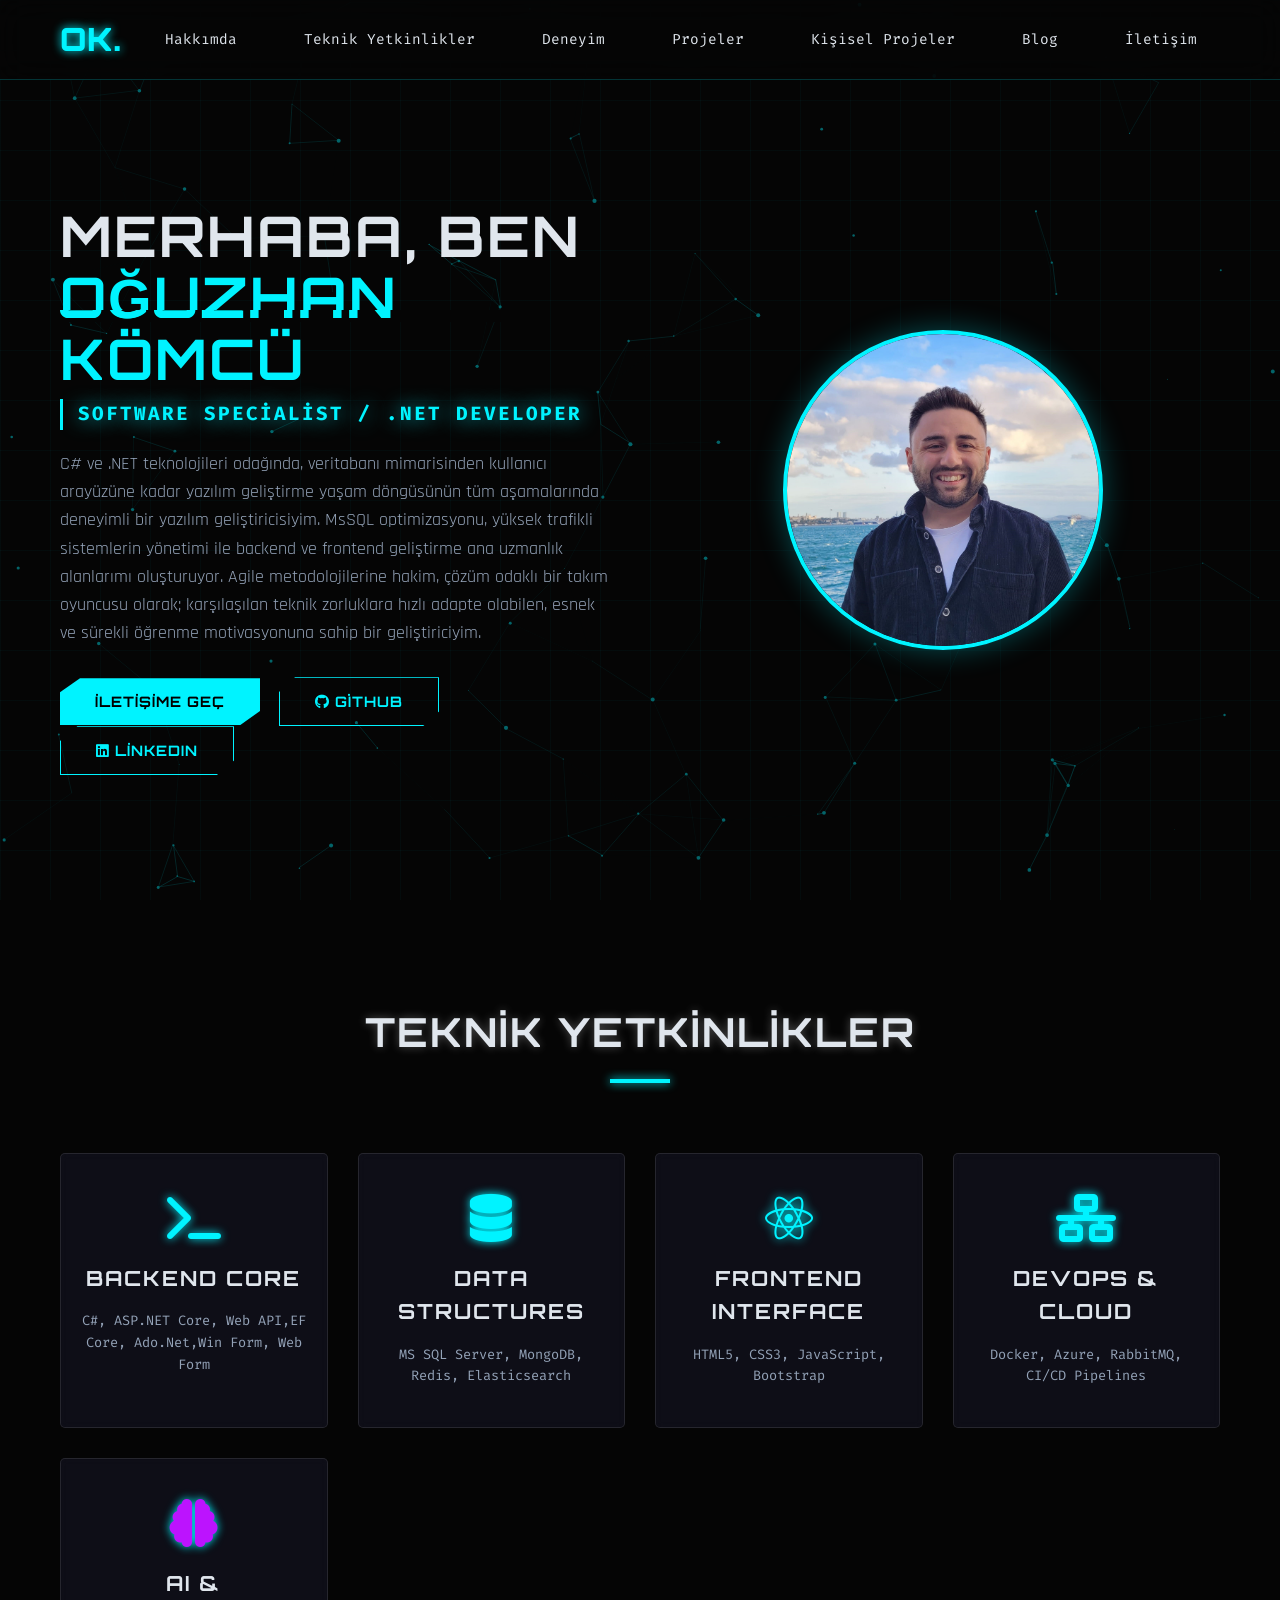
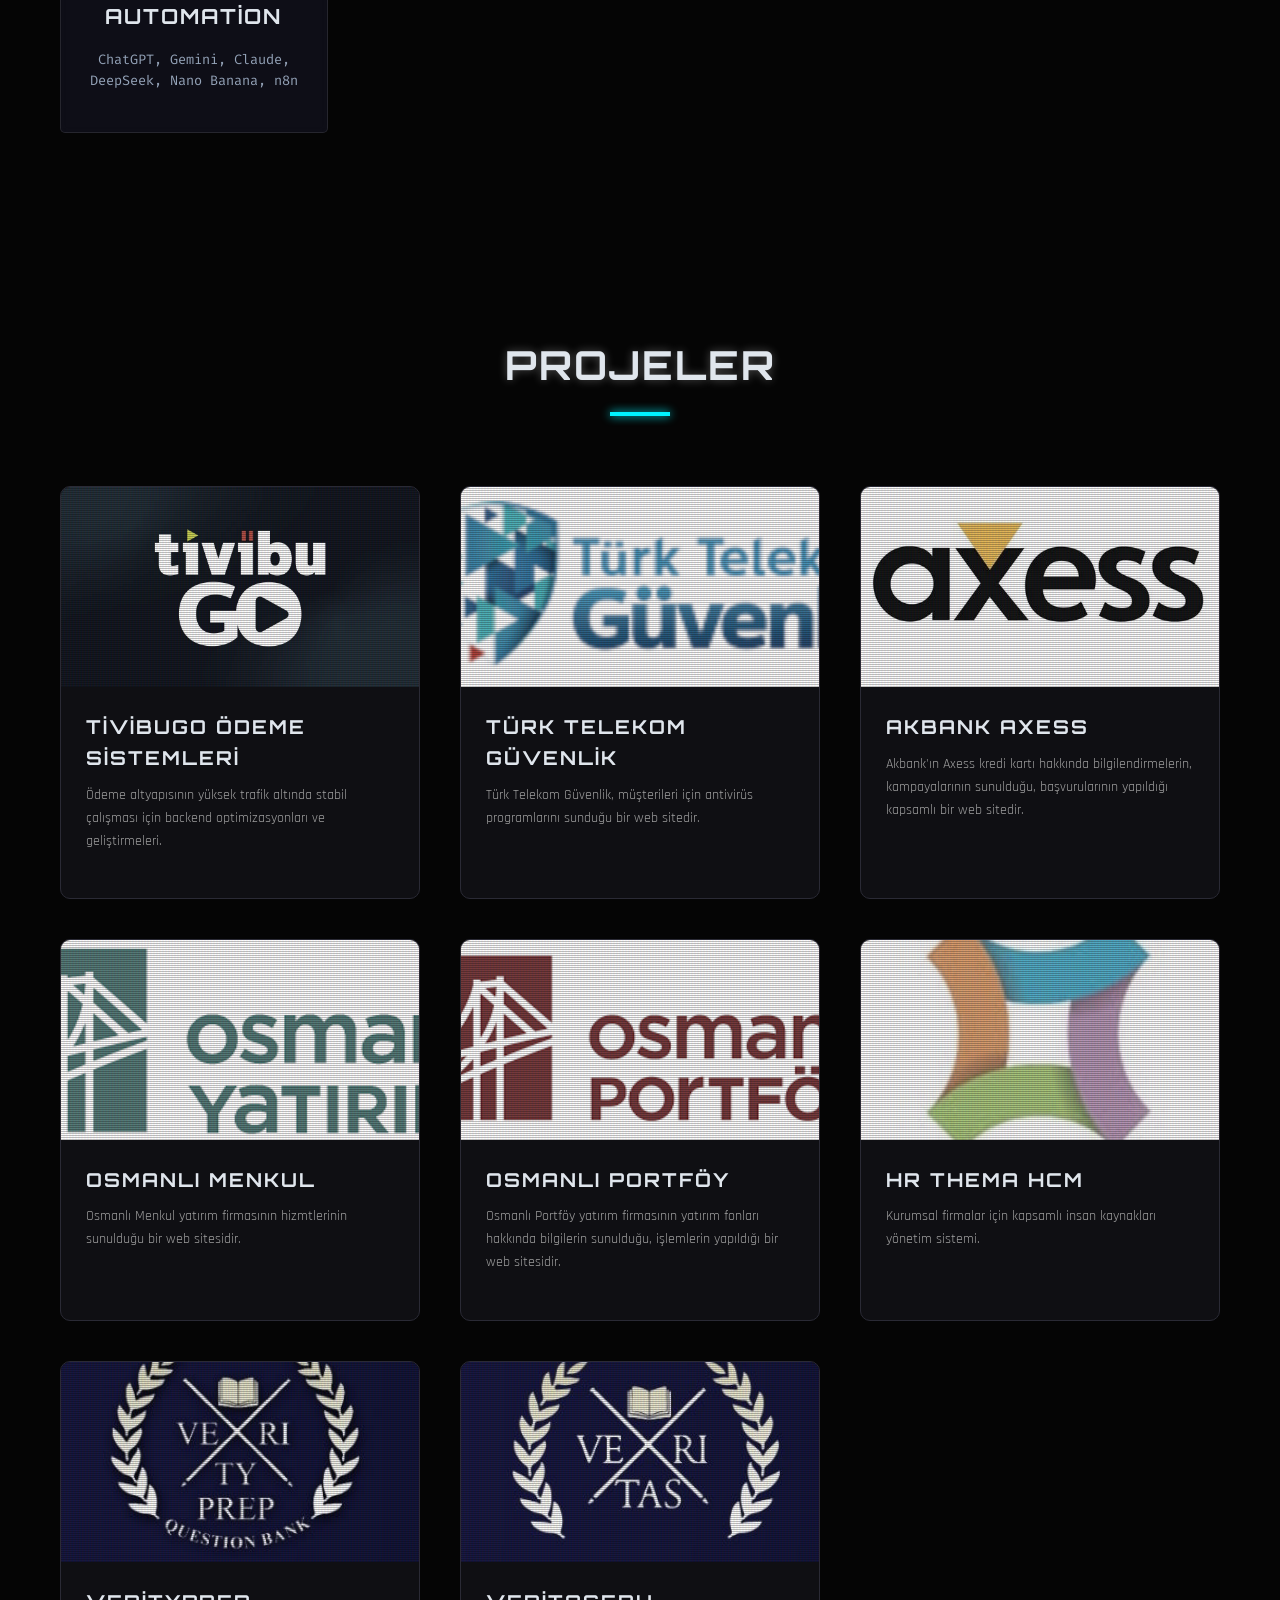
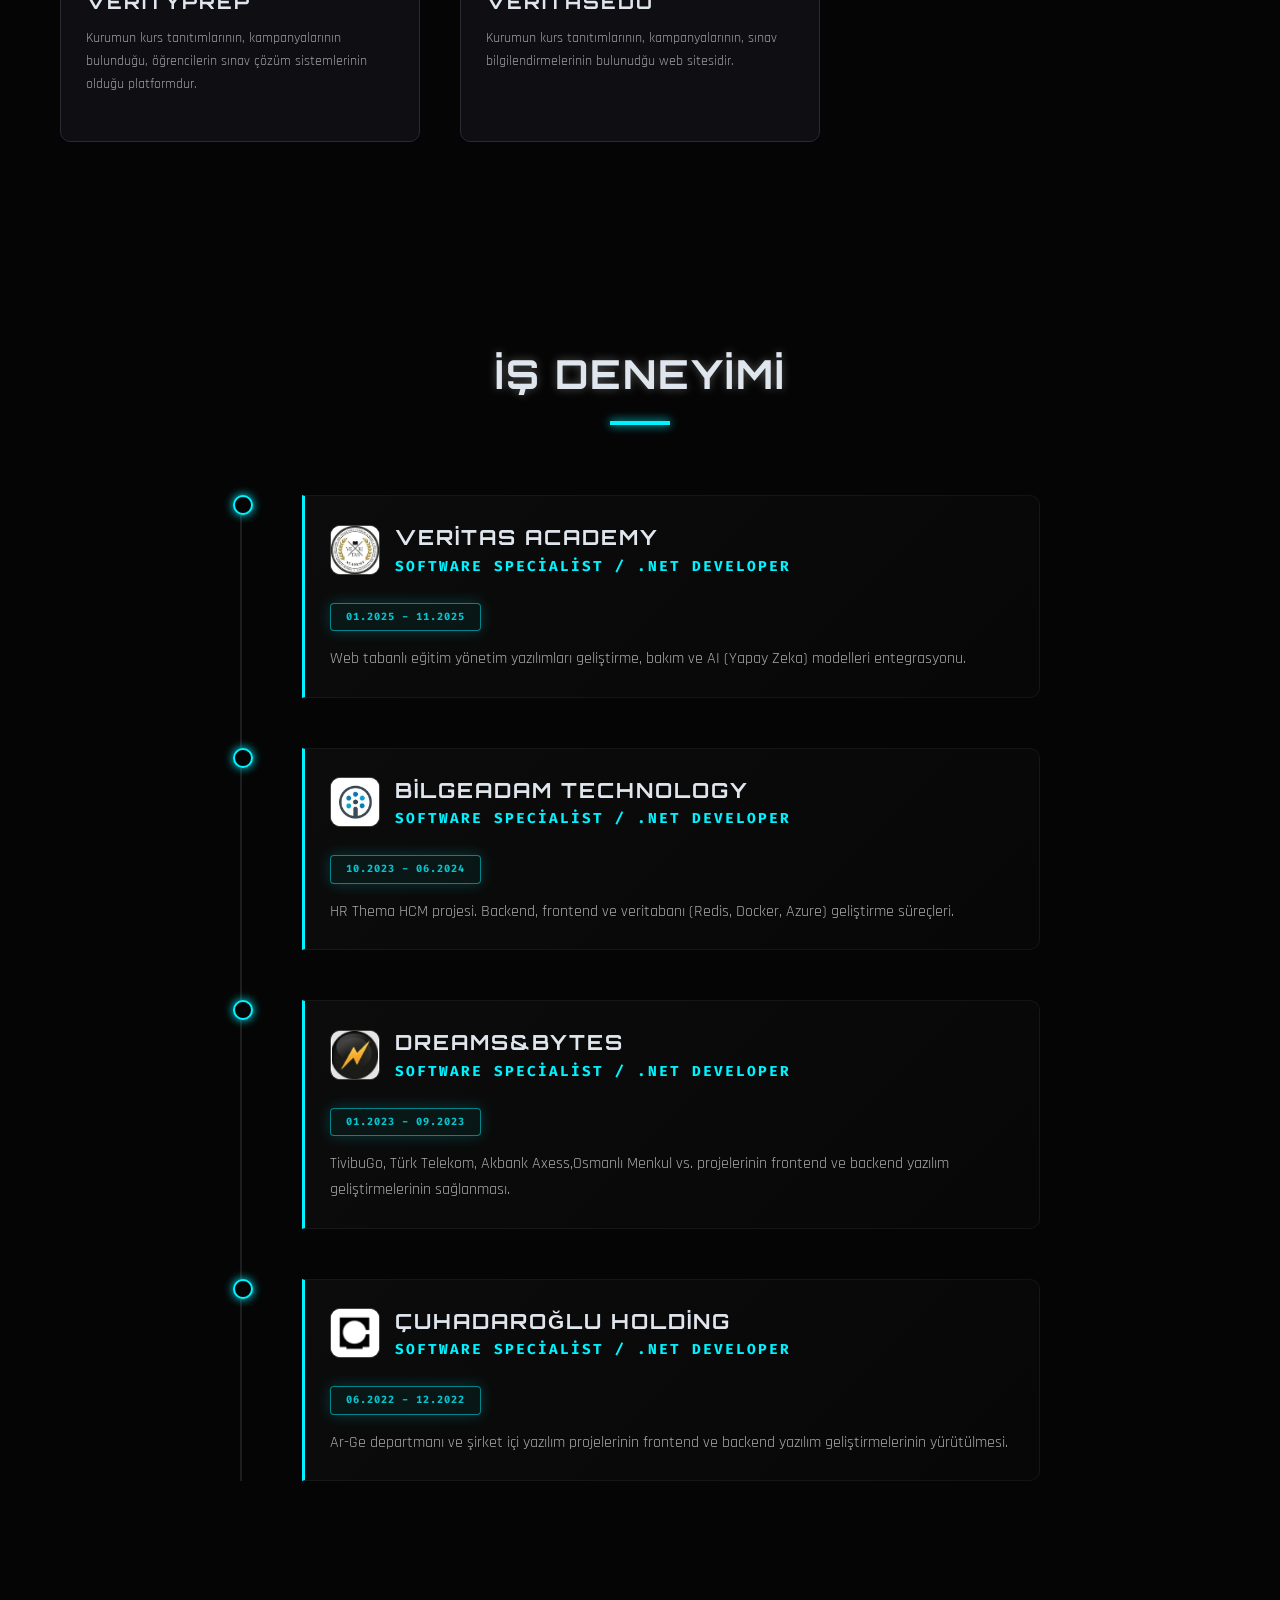
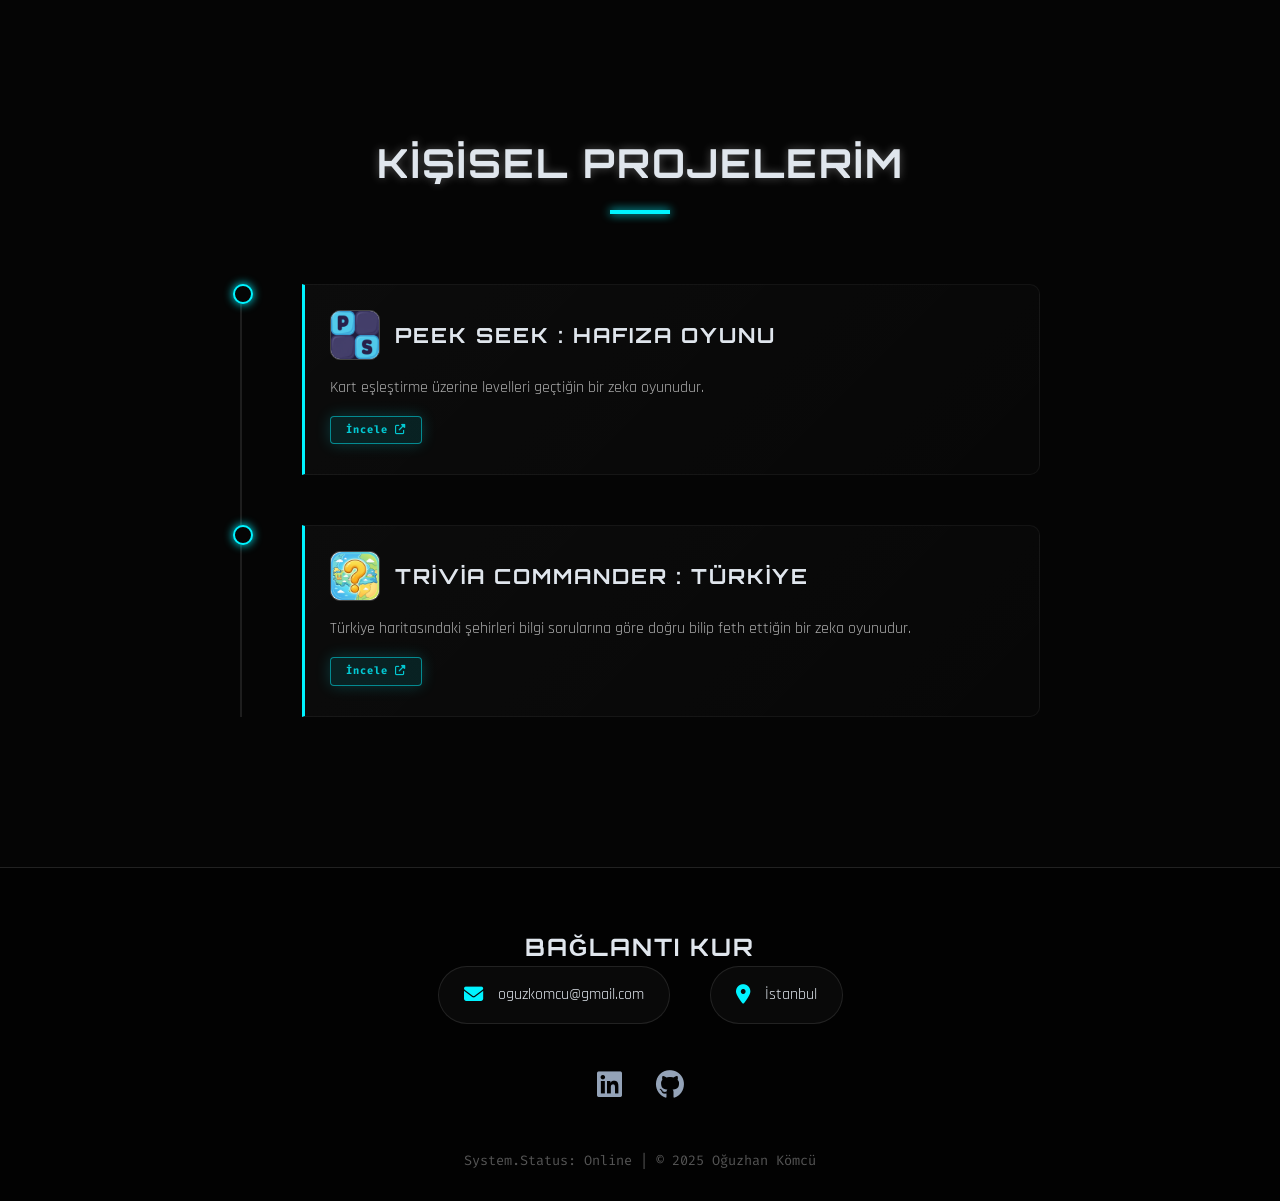
<file: index.html>
<!DOCTYPE html>
<html lang="tr">

<head>
    <meta charset="UTF-8">
    <meta name="viewport" content="width=device-width, initial-scale=1.0">
    <title>Oğuzhan Kömcü | .NET Developer</title>
    <meta name="description"
        content="Oğuzhan Kömcü - İstanbul'da C#, ASP.NET Core, EF Core ve MS SQL odağında çalışan .NET Developer. Projeler, iş deneyimi ve .NET üzerine blog yazıları.">
    <meta name="author" content="Oğuzhan Kömcü">
    <link rel="canonical" href="https://www.ogikom.com/">

    <meta property="og:type" content="profile">
    <meta property="og:site_name" content="Oğuzhan Kömcü">
    <meta property="og:locale" content="tr_TR">
    <meta property="og:title" content="Oğuzhan Kömcü | .NET Developer">
    <meta property="og:description"
        content="C#, ASP.NET Core, EF Core ve MS SQL odağında çalışan .NET Developer. Projeler, iş deneyimi ve blog yazıları.">
    <meta property="og:url" content="https://www.ogikom.com/">
    <meta property="og:image" content="https://www.ogikom.com/img/oguzhanpp.jpg">
    <meta name="twitter:card" content="summary">
    <meta name="twitter:title" content="Oğuzhan Kömcü | .NET Developer">
    <meta name="twitter:description"
        content="C#, ASP.NET Core, EF Core ve MS SQL odağında çalışan .NET Developer.">
    <meta name="twitter:image" content="https://www.ogikom.com/img/oguzhanpp.jpg">

    <script type="application/ld+json">
    {
        "@context": "https://schema.org",
        "@type": "Person",
        "name": "Oğuzhan Kömcü",
        "jobTitle": ".NET Developer",
        "url": "https://www.ogikom.com/",
        "image": "https://www.ogikom.com/img/oguzhanpp.jpg",
        "address": { "@type": "PostalAddress", "addressLocality": "İstanbul", "addressCountry": "TR" },
        "knowsAbout": ["C#", ".NET", "ASP.NET Core", "Entity Framework Core", "MS SQL Server"],
        "sameAs": [
            "https://github.com/oguzhanKomcu",
            "https://linkedin.com/in/oguzhankomcu1"
        ]
    }
    </script>

    <link rel="icon" href="img/favicon.ico">
    <link rel="stylesheet" href="https://cdnjs.cloudflare.com/ajax/libs/font-awesome/6.4.0/css/all.min.css">
    <link
        href="https://fonts.googleapis.com/css2?family=Fira+Code:wght@300;400;600&family=Orbitron:wght@400;500;700;900&family=Rajdhani:wght@300;500;700&display=swap"
        rel="stylesheet">

    <style>
        :root {
            --bg-dark: #050505;
            --bg-panel: rgba(20, 20, 35, 0.6);
            --neon-blue: #00f3ff;
            --text-main: #e0e6ed;
            --text-muted: #94a3b8;
            --border-glow: 0 0 10px rgba(0, 243, 255, 0.5);
            --transition: all 0.3s cubic-bezier(0.4, 0, 0.2, 1);
        }

        * {
            margin: 0;
            padding: 0;
            box-sizing: border-box;
            scroll-behavior: smooth;
        }

        body {
            background-color: var(--bg-dark);
            color: var(--text-main);
            font-family: 'Rajdhani', sans-serif;
            /* Fütüristik gövde fontu */
            line-height: 1.6;
            overflow-x: hidden;
        }

        /* Arkaplan Animasyonu için Canvas */
        #canvas-bg {
            position: fixed;
            top: 0;
            left: 0;
            width: 100%;
            height: 100%;
            z-index: -1;
            opacity: 0.4;
        }

        /* Scrollbar Özelleştirme */
        ::-webkit-scrollbar {
            width: 8px;
        }

        ::-webkit-scrollbar-track {
            background: #0a0a0a;
        }

        ::-webkit-scrollbar-thumb {
            background: var(--neon-blue);
            border-radius: 4px;
        }

        h1,
        h2,
        h3,
        h4 {
            font-family: 'Orbitron', sans-serif;
            text-transform: uppercase;
            letter-spacing: 2px;
        }

        a {
            text-decoration: none;
            color: inherit;
            transition: var(--transition);
        }

        ul {
            list-style: none;
        }

        .container {
            max-width: 1200px;
            margin: 0 auto;
            padding: 0 20px;
        }

        /* --- NAVBAR --- */
        .navbar {
            background: rgba(5, 5, 5, 0.8);
            backdrop-filter: blur(15px);
            border-bottom: 1px solid rgba(0, 243, 255, 0.2);
            position: fixed;
            width: 100%;
            top: 0;
            z-index: 1000;
            height: 80px;
            display: flex;
            align-items: center;
        }

        .navbar .container {
            display: flex;
            justify-content: space-between;
            align-items: center;
            width: 100%;
        }

        .logo {
            font-size: 2rem;
            font-weight: 900;
            color: var(--neon-blue);
            text-shadow: 0 0 10px var(--neon-blue);
            font-family: 'Orbitron', sans-serif;
        }

        .nav-links {
            display: flex;
        }

        .nav-links li {
            margin-left: 30px;
        }

        .nav-links a {
            font-family: 'Fira Code', monospace;
            font-size: 0.9rem;
            color: var(--text-main);
            position: relative;
        }

        .nav-links a::before {
            content: '<';
            margin-right: 5px;
            color: var(--neon-blue);
            opacity: 0;
            transition: var(--transition);
        }

        .nav-links a::after {
            content: '/>';
            margin-left: 5px;
            color: var(--neon-blue);
            opacity: 0;
            transition: var(--transition);
        }

        .nav-links a:hover {
            color: var(--neon-blue);
        }

        .nav-links a:hover::before,
        .nav-links a:hover::after {
            opacity: 1;
        }

        .hamburger {
            display: none;
            color: var(--neon-blue);
            font-size: 1.5rem;
            cursor: pointer;
        }

        /* --- HERO SECTION --- */
        .hero-section {
            height: 100vh;
            display: flex;
            align-items: center;
            padding-top: 80px;
            position: relative;
        }

        /* Yanıp sönen ızgara efekti */
        .hero-section::before {
            content: '';
            position: absolute;
            top: 0;
            left: 0;
            width: 100%;
            height: 100%;
            background:
                linear-gradient(rgba(0, 243, 255, 0.03) 1px, transparent 1px),
                linear-gradient(90deg, rgba(0, 243, 255, 0.03) 1px, transparent 1px);
            background-size: 50px 50px;
            z-index: -1;
        }

        .hero-content {
            display: flex;
            align-items: center;
            justify-content: space-between;
            width: 100%;
        }

        .hero-text {
            flex: 1;
            padding-right: 50px;
        }

        .hero-text h1 {
            font-size: 3.5rem;
            margin-bottom: 10px;
            line-height: 1.1;
            color: var(--white);
        }

        .hero-text .highlight {
            color: var(--neon-blue);
            position: relative;
            display: inline-block;
        }

        /* Glitch Effect */
        .glitch {
            position: relative;
        }

        .glitch::before,
        .glitch::after {
            content: attr(data-text);
            position: absolute;
            top: 0;
            left: 0;
            width: 100%;
            height: 100%;
            background: var(--bg-dark);
        }

        .glitch::before {
            left: 2px;
            text-shadow: -1px 0 #ff00c1;
            clip: rect(44px, 450px, 56px, 0);
            animation: glitch-anim 5s infinite linear alternate-reverse;
        }

        .glitch::after {
            left: -2px;
            text-shadow: -1px 0 #00fff9;
            clip: rect(44px, 450px, 56px, 0);
            animation: glitch-anim2 5s infinite linear alternate-reverse;
        }

        @keyframes glitch-anim {
            0% {
                clip: rect(18px, 9999px, 86px, 0);
            }

            5% {
                clip: rect(40px, 9999px, 12px, 0);
            }

            100% {
                clip: rect(4px, 9999px, 69px, 0);
            }
        }

        @keyframes glitch-anim2 {
            0% {
                clip: rect(82px, 9999px, 11px, 0);
            }

            5% {
                clip: rect(32px, 9999px, 56px, 0);
            }

            100% {
                clip: rect(10px, 9999px, 3px, 0);
            }
        }

        .hero-text h2 {
            font-family: 'Fira Code', monospace;
            font-size: 1.2rem;
            color: var(--neon-blue);
            margin-bottom: 20px;
            border-left: 3px solid var(--neon-blue);
            padding-left: 15px;
        }

        .hero-text p {
            font-size: 1.1rem;
            color: var(--text-muted);
            margin-bottom: 30px;
            max-width: 600px;
        }

        .hero-image {
            flex: 1;
            display: flex;
            justify-content: center;
            position: relative;
        }

        .hero-image img {
            width: 320px;
            height: 320px;
            object-fit: cover;
            border-radius: 50%;
            /* Daire */
            border: 4px solid var(--neon-blue);
            box-shadow: 0 0 30px rgba(0, 243, 255, 0.3);
            z-index: 2;
        }

        /* Profil arkasında dönen halka
        .hero-image::after {
            content: '';
            position: absolute;
            width: 360px;
            height: 360px;
            border-radius: 50%;
            border: 2px dashed var(--neon-blue);
            animation: rotate 10s linear infinite;
        }*/

        @keyframes rotate {
            100% {
                transform: rotate(360deg);
            }
        }

        /* Cyber Buttons */
        .btn {
            display: inline-block;
            padding: 12px 35px;
            font-family: 'Orbitron', sans-serif;
            font-size: 0.9rem;
            font-weight: 700;
            text-transform: uppercase;
            letter-spacing: 1px;
            clip-path: polygon(10% 0, 100% 0, 100% 70%, 90% 100%, 0 100%, 0 30%);
            transition: var(--transition);
            margin-right: 15px;
            cursor: pointer;
            position: relative;
        }

        .btn-primary {
            background: var(--neon-blue);
            color: #000;
        }

        .btn-primary:hover {
            background: var(--neon-blue);
            color: #fff;
            box-shadow: 0 0 20px var(--neon-blue);
        }

        .btn-outline {
            background: transparent;
            color: var(--neon-blue);
            border: 1px solid var(--neon-blue);
        }

        .btn-outline:hover {
            background: rgba(0, 243, 255, 0.1);
            box-shadow: 0 0 15px rgba(0, 243, 255, 0.4);
        }

        /* --- GENEL SECTION --- */
        .section {
            padding: 100px 0;
        }

        .section-title {
            text-align: center;
            font-size: 2.5rem;
            margin-bottom: 70px;
            color: var(--text-main);
            position: relative;
            text-shadow: 0 0 10px rgba(255, 255, 255, 0.3);
        }

        .section-title::after {
            content: '';
            display: block;
            width: 60px;
            height: 4px;
            background: var(--neon-blue);
            margin: 15px auto 0;
            box-shadow: 0 0 10px var(--neon-blue);
        }

        /* --- SKILLS (HOLOGRAPHIC CARDS) --- */
        .skills-grid {
            display: grid;
            grid-template-columns: repeat(auto-fit, minmax(240px, 1fr));
            gap: 30px;
        }

        .skill-card {
            background: var(--bg-panel);
            backdrop-filter: blur(5px);
            border: 1px solid rgba(255, 255, 255, 0.1);
            padding: 40px 20px;
            text-align: center;
            border-radius: 5px;
            position: relative;
            overflow: hidden;
            transition: var(--transition);
        }

        .skill-card::before {
            content: '';
            position: absolute;
            top: 0;
            left: 0;
            width: 100%;
            height: 3px;
            background: linear-gradient(90deg, transparent, var(--neon-blue), transparent);
            transform: translateX(-100%);
            transition: 0.5s;
        }

        .skill-card:hover {
            transform: translateY(-10px);
            border-color: var(--neon-blue);
            box-shadow: inset 0 0 20px rgba(0, 243, 255, 0.1);
        }

        .skill-card:hover::before {
            transform: translateX(100%);
        }

        .skill-card i {
            font-size: 3rem;
            color: var(--neon-blue);
            margin-bottom: 20px;
            filter: drop-shadow(0 0 5px var(--neon-blue));
        }

        .skill-card h3 {
            color: var(--text-main);
            font-size: 1.3rem;
            margin-bottom: 15px;
        }

        .skill-card p {
            font-family: 'Fira Code', monospace;
            font-size: 0.85rem;
            color: var(--text-muted);
        }

        /* --- PROJECTS (CYBERPUNK GRID) --- */
        .projects-grid {
            display: grid;
            grid-template-columns: repeat(auto-fit, minmax(320px, 1fr));
            gap: 40px;
        }

        .project-card {
            background: #0f0f13;
            border: 1px solid #2a2a35;
            border-radius: 10px;
            overflow: hidden;
            position: relative;
            transition: var(--transition);
        }

        .project-card:hover {
            border-color: var(--neon-blue);
            box-shadow: 0 0 20px rgba(188, 19, 254, 0.2);
            transform: scale(1.02);
        }

        .project-img {
            height: 200px;
            overflow: hidden;
            position: relative;
        }

        /* Resim üzerine tarama çizgisi efekti */
        .project-img::after {
            content: '';
            position: absolute;
            top: 0;
            left: 0;
            width: 100%;
            height: 100%;
            background: linear-gradient(rgba(18, 16, 16, 0) 50%, rgba(0, 0, 0, 0.25) 50%), linear-gradient(90deg, rgba(255, 0, 0, 0.06), rgba(0, 255, 0, 0.02), rgba(0, 0, 255, 0.06));
            background-size: 100% 2px, 3px 100%;
            pointer-events: none;
        }

        .project-img img {
            width: 100%;
            height: 100%;
            object-fit: cover;
            transition: transform 0.5s ease;
            filter: grayscale(40%);
        }

        .project-card:hover .project-img img {
            transform: scale(1.1);
            filter: grayscale(0%);
        }

        .project-info {
            padding: 25px;
        }

        .project-info h3 {
            color: var(--white);
            font-size: 1.2rem;
            margin-bottom: 10px;
        }

        .project-info p {
            color: #a0a0a0;
            font-size: 0.9rem;
            margin-bottom: 20px;
        }

        /* --- TIMELINE (CIRCUIT BOARD STYLE) --- */
        .timeline {
            max-width: 800px;
            margin: 0 auto;
            position: relative;
            padding-left: 30px;
            border-left: 2px solid rgba(255, 255, 255, 0.1);
        }

        .timeline-item {
            margin-bottom: 50px;
            position: relative;
            padding-left: 30px;
        }

        /* Timeline Noktaları */
        .timeline-item::before {
            content: '';
            position: absolute;
            left: -39px;
            /* Çizgiye hizalama */
            top: 0;
            width: 16px;
            height: 16px;
            background: var(--bg-dark);
            border: 2px solid var(--neon-blue);
            border-radius: 50%;
            box-shadow: 0 0 10px var(--neon-blue);
            z-index: 2;
        }

        .timeline-content {
            background: linear-gradient(135deg, rgba(255, 255, 255, 0.03) 0%, rgba(255, 255, 255, 0.01) 100%);
            padding: 25px;
            border: 1px solid rgba(255, 255, 255, 0.05);
            border-left: 3px solid var(--neon-blue);
            border-radius: 0 10px 10px 0;
            transition: var(--transition);
        }

        .timeline-content:hover {
            background: linear-gradient(135deg, rgba(0, 243, 255, 0.05) 0%, rgba(0, 0, 0, 0) 100%);
        }

        .timeline-header {
            display: flex;
            align-items: center;
            margin-bottom: 15px;
            flex-wrap: wrap;
            gap: 15px;
        }

        .company-logo {
            width: 50px;
            height: 50px;
            border-radius: 10px;
            overflow: hidden;
            border: 1px solid #444;
        }

        .company-logo img {
            width: 100%;
            height: 100%;
            object-fit: contain;
            background: #fff;
        }

        .timeline-title h3 {
            font-size: 1.3rem;
            color: var(--text-main);
        }

        .timeline-title h4 {
            font-family: 'Fira Code', monospace;
            font-size: 0.9rem;
            color: var(--neon-blue);
        }

        .date {
            font-size: 0.8rem;
            color: var(--neon-blue);
            border: 1px solid var(--neon-blue);
            padding: 2px 8px;
            border-radius: 4px;
            display: inline-block;
            margin-top: 5px;
        }

        /* --- CONTACT & FOOTER --- */
        footer {
            background: #020202;
            padding: 60px 0 30px;
            text-align: center;
            border-top: 1px solid #222;
        }

        .contact-container {
            display: flex;
            justify-content: center;
            gap: 40px;
            margin-bottom: 40px;
            flex-wrap: wrap;
        }

        .contact-item {
            display: flex;
            align-items: center;
            gap: 15px;
            background: rgba(255, 255, 255, 0.03);
            padding: 15px 25px;
            border-radius: 30px;
            border: 1px solid rgba(255, 255, 255, 0.1);
            transition: var(--transition);
        }

        .contact-item:hover {
            border-color: var(--neon-blue);
            box-shadow: 0 0 15px rgba(0, 243, 255, 0.2);
        }

        .contact-item i {
            color: var(--neon-blue);
            font-size: 1.2rem;
        }

        .social-footer a {
            color: var(--text-muted);
            font-size: 1.8rem;
            margin: 0 15px;
            transition: var(--transition);
        }

        .dateBox {
            font-size: 0.65rem;
            font-weight: 700;
            color: rgba(0, 243, 255, 0.8);
            border: 1px solid rgba(0, 243, 255, 0.5);
            background: rgba(0, 243, 255, 0.05);
            padding: 5px 15px;
            border-radius: 4px;
            display: inline-block;
            margin-top: 10px;
            margin-bottom: 5px;
            box-shadow: 0 0 15px rgba(0, 243, 255, 0.2);
            letter-spacing: 1px;
            font-family: 'Fira Code', monospace;
        }

        .social-footer a:hover {
            color: var(--neon-blue);
            text-shadow: 0 0 10px var(--neon-blue);
        }

        .copyright {
            color: #555;
            font-size: 0.85rem;
            margin-top: 40px;
            font-family: 'Fira Code', monospace;
        }

        /* --- RESPONSIVE --- */
        @media (max-width: 992px) {
            .hero-content {
                flex-direction: column-reverse;
                text-align: center;
            }

            .hero-text {
                padding-right: 0;
                margin-top: 40px;
            }

            .hero-text h1 {
                font-size: 2.5rem;
            }

            .hero-text h2 {
                display: inline-block;
            }
        }

        @media (max-width: 768px) {
            .nav-links {
                position: absolute;
                top: 80px;
                left: 0;
                width: 100%;
                background: rgba(5, 5, 5, 0.95);
                flex-direction: column;
                align-items: center;
                padding: 20px 0;
                clip-path: circle(0% at 100% 0);
                transition: clip-path 0.5s ease-in-out;
            }

            .nav-links.active {
                clip-path: circle(140% at 100% 0);
            }

            .nav-links li {
                margin: 15px 0;
            }

            .hamburger {
                display: block;
            }

            .timeline {
                padding-left: 20px;
            }

            .contact-container {
                flex-direction: column;
                gap: 15px;
            }
        }

        @media (max-width: 991px) {
            .hero-section {
                padding-top: 150px !important;
                padding-bottom: 50px !important;
                height: auto !important;
                min-height: auto !important;
                display: block !important;
            }

            .hero-content {
                display: flex !important;
                flex-direction: column-reverse !important;
                justify-content: flex-start !important;
                align-items: center !important;
                padding-top: 0 !important;
            }

            .hero-image {
                width: 100%;
                display: flex;
                justify-content: center;
                margin-bottom: 30px;
                margin-top: 10px;
            }

            .hero-image img {
                max-width: 200px;
                height: auto;
                border-radius: 50%;
            }

            .hero-text {
                width: 100%;
                text-align: center;
            }

            .hero-btns {
                justify-content: center;
            }
        }
    </style>
</head>

<body>

    <canvas id="canvas-bg"></canvas>

    <nav class="navbar">
        <div class="container">
            <a href="#" class="logo">OK<span style="color:var(--white)">.</span></a>

            <div class="hamburger" id="hamburger">
                <i class="fas fa-bars"></i>
            </div>

            <ul class="nav-links" id="nav-links">
                <li><a href="#about">Hakkımda</a></li>
                <li><a href="#skills">Teknik Yetkinlikler</a></li>
                <li><a href="#experience">Deneyim</a></li>
                <li><a href="#projects">Projeler</a></li>
                <li><a href="#personal-projects">Kişisel Projeler</a></li>
                <li><a href="blog.html">Blog</a></li>
                <li><a href="#contact">İletişim</a></li>
            </ul>
        </div>
    </nav>

    <section id="about" class="hero-section">
        <div class="container hero-content">
            <div class="hero-text">
                <h1>Merhaba, Ben <br><span class="highlight glitch" data-text="Oğuzhan Kömcü">Oğuzhan Kömcü</span></h1>
                <h2>
                    <span style="color: #00f3ff; text-shadow: 0 0 20px rgba(0, 243, 255, 0.8);">Software Specialist /
                        .NET Developer</span>
                </h2>
                <p> C# ve .NET teknolojileri odağında, veritabanı mimarisinden kullanıcı arayüzüne kadar
                    yazılım geliştirme yaşam döngüsünün tüm aşamalarında deneyimli bir yazılım geliştiricisiyim.
                    MsSQL optimizasyonu, yüksek trafikli sistemlerin yönetimi ile backend ve frontend geliştirme ana
                    uzmanlık alanlarımı oluşturuyor.
                    Agile metodolojilerine hakim, çözüm odaklı bir takım oyuncusu olarak; karşılaşılan teknik zorluklara
                    hızlı adapte olabilen,
                    esnek ve sürekli öğrenme motivasyonuna sahip bir geliştiriciyim.</p>
                <div class="hero-btns">
                    <a href="#contact" class="btn btn-primary">İletişime Geç</a>
                    <a href="https://github.com/oguzhanKomcu" target="_blank" class="btn btn-outline"><i
                            class="fab fa-github"></i> GitHub</a>
                    <a href="https://linkedin.com/in/oguzhankomcu1" target="_blank" class="btn btn-outline"><i
                            class="fab fa-linkedin"></i> LinkedIn</a>
                </div>
            </div>
            <div class="hero-image">
                <img src="img/oguzhanpp.jpg" alt="Oğuzhan Kömcü">
            </div>
        </div>
    </section>

    <section id="skills" class="section">
        <div class="container">
            <h2 class="section-title">Teknik Yetkinlikler</h2>
            <div class="skills-grid">

                <div class="skill-card">
                    <i class="fas fa-terminal"></i>
                    <h3>Backend Core</h3>
                    <p>C#, ASP.NET Core, Web API,EF Core, Ado.Net,Win Form, Web Form </p>
                </div>

                <div class="skill-card">
                    <i class="fas fa-database"></i>
                    <h3>Data Structures</h3>
                    <p>MS SQL Server, MongoDB, Redis, Elasticsearch</p>
                </div>

                <div class="skill-card">
                    <i class="fab fa-react"></i>
                    <h3>Frontend Interface</h3>
                    <p>HTML5, CSS3, JavaScript, Bootstrap</p>
                </div>

                <div class="skill-card">
                    <i class="fas fa-network-wired"></i>
                    <h3>DevOps & Cloud</h3>
                    <p>Docker, Azure, RabbitMQ, CI/CD Pipelines</p>
                </div>

                <div class="skill-card">
                    <i class="fas fa-brain" style="color: #bc13fe;"></i>
                    <h3>AI & Automation</h3>
                    <p>ChatGPT, Gemini, Claude, DeepSeek, Nano Banana, n8n</p>
                </div>

            </div>
        </div>
    </section>
    <section id="projects" class="section">
        <div class="container">
            <h2 class="section-title">Projeler</h2>
            <div class="projects-grid">

                <div class="project-card">
                    <a href="https://odeme.tivibu.com.tr/">
                        <div class="project-img">
                            <img src="img/tivibugo.jpg" alt="TivibuGo Ödeme">
                        </div>
                        <div class="project-info">
                            <h3>TivibuGo Ödeme Sistemleri</h3>
                            <p>Ödeme altyapısının yüksek trafik altında stabil çalışması için backend optimizasyonları
                                ve geliştirmeleri.</p>
                        </div>
                    </a>
                </div>
                <div class="project-card">
                    <a href="https://www.turktelekomguvenlik.com/">
                        <div class="project-img">
                            <img src="img/turktelekomguvenlik.jpg" alt="Türk Telekom Güvenlik">
                        </div>
                        <div class="project-info">
                            <h3>Türk Telekom Güvenlik</h3>
                            <p>Türk Telekom Güvenlik, müşterileri için antivirüs programlarını sunduğu bir web sitedir.
                            </p>
                        </div>
                    </a>
                </div>
                <div class="project-card">
                    <a href="https://www.axess.com.tr/">
                        <div class="project-img">
                            <img src="img/axess.jpg" alt="Akbank Axess">
                        </div>
                        <div class="project-info">
                            <h3>Akbank Axess</h3>
                            <p>Akbank'ın Axess kredi kartı hakkında bilgilendirmelerin, kampayalarının sunulduğu,
                                başvurularının yapıldığı kapsamlı bir web sitedir.</p>
                        </div>
                    </a>
                </div>
                <div class="project-card">
                    <a href="https://www.osmanlimenkul.com.tr/">
                        <div class="project-img">
                            <img src="img/osmanlıyatırım.jpg" alt="Osmanlı Menkul">
                        </div>
                        <div class="project-info">
                            <h3>Osmanlı Menkul</h3>
                            <p>Osmanlı Menkul yatırım firmasının hizmtlerinin sunulduğu bir web sitesidir.</p>
                        </div>
                    </a>
                </div>
                <div class="project-card">
                    <a href="https://www.osmanliportfoy.com.tr/">
                        <div class="project-img">
                            <img src="img/osmanliportfoy.jpg" alt="Osmanlı Portföy">
                        </div>
                        <div class="project-info">
                            <h3>Osmanlı Portföy</h3>
                            <p>Osmanlı Portföy yatırım firmasının yatırım fonları hakkında bilgilerin sunulduğu,
                                işlemlerin yapıldığı bir web sitesidir.</p>
                        </div>
                    </a>
                </div>

                <div class="project-card">
                    <a href="https://www.hrthema.com/">
                        <div class="project-img">
                            <img src="img/hrthema.jpg" alt="HR Thema Project">
                        </div>
                        <div class="project-info">
                            <h3>HR Thema HCM</h3>
                            <p>Kurumsal firmalar için kapsamlı insan kaynakları yönetim sistemi.</p>
                        </div>
                    </a>
                </div>

                <div class="project-card">
                    <a href="https://verityprep.com/">
                        <div class="project-img">
                            <img src="img/verityprep.jpg" alt="Verityprep">
                        </div>
                        <div class="project-info">
                            <h3>Verityprep</h3>
                            <p>Kurumun kurs tanıtımlarının, kampanyalarının bulunduğu, öğrencilerin sınav çözüm
                                sistemlerinin olduğu platformdur.</p>
                        </div>
                    </a>
                </div>
                <div class="project-card">
                    <a href="https://www.veritasedu.net/">
                        <div class="project-img">
                            <img src="img/veritasedu.jpg" alt="Veritasedu">
                        </div>
                        <div class="project-info">
                            <h3>Veritasedu</h3>
                            <p>Kurumun kurs tanıtımlarının, kampanyalarının, sınav bilgilendirmelerinin bulunudğu web
                                sitesidir.</p>
                        </div>
                    </a>
                </div>

            </div>
        </div>
    </section>
    <section id="experience" class="section">
        <div class="container">
            <h2 class="section-title">İş Deneyimi</h2>
            <div class="timeline">

                <div class="timeline-item">
                    <div class="timeline-content">
                        <div class="timeline-header">
                            <div class="company-logo"><img src="img/veritasLogo.jpg" alt="Veritas"></div>
                            <div class="timeline-title">
                                <h3>Veritas Academy</h3>
                                <h4>Software Specialist / .NET Developer</h4>
                            </div>
                        </div>
                        <span class="dateBox">01.2025 - 11.2025</span>
                        <p style="margin-top:10px; color:#aaa;">Web tabanlı eğitim yönetim yazılımları geliştirme, bakım
                            ve AI (Yapay Zeka) modelleri entegrasyonu.</p>
                    </div>
                </div>

                <div class="timeline-item">
                    <div class="timeline-content">
                        <div class="timeline-header">
                            <div class="company-logo"><img src="img/bilgeadam.jpg" alt="BilgeAdam"></div>
                            <div class="timeline-title">
                                <h3>BilgeAdam Technology</h3>
                                <h4>Software Specialist / .NET Developer</h4>
                            </div>
                        </div>
                        <span class="dateBox">10.2023 - 06.2024</span>
                        <p style="margin-top:10px; color:#aaa;">HR Thema HCM projesi. Backend, frontend ve veritabanı
                            (Redis, Docker, Azure) geliştirme süreçleri.</p>
                    </div>
                </div>

                <div class="timeline-item">
                    <div class="timeline-content">
                        <div class="timeline-header">
                            <div class="company-logo"><img src="img/dblogo.jpg" alt="DreamsBytes"></div>
                            <div class="timeline-title">
                                <h3>Dreams&Bytes</h3>
                                <h4>Software Specialist / .NET Developer</h4>
                            </div>
                        </div>
                        <span class="dateBox">01.2023 - 09.2023</span>
                        <p style="margin-top:10px; color:#aaa;">TivibuGo, Türk Telekom, Akbank Axess,Osmanlı Menkul vs.
                            projelerinin frontend ve backend yazılım geliştirmelerinin sağlanması.</p>
                    </div>
                </div>

                <div class="timeline-item">
                    <div class="timeline-content">
                        <div class="timeline-header">
                            <div class="company-logo"><img src="img/cuhadaroglu_metal_logo.jpg" alt="Çuhadaroğlu"></div>
                            <div class="timeline-title">
                                <h3>Çuhadaroğlu Holding</h3>
                                <h4>Software Specialist / .NET Developer</h4>
                            </div>
                        </div>
                        <span class="dateBox">06.2022 - 12.2022</span>
                        <p style="margin-top:10px; color:#aaa;">Ar-Ge departmanı ve şirket içi yazılım projelerinin
                            frontend ve backend yazılım geliştirmelerinin yürütülmesi.</p>
                    </div>
                </div>
            </div>
    </section>
    <section id="personal-projects" class="section">
        <div class="container">
            <h2 class="section-title">Kişisel Projelerim</h2>
            <div class="timeline">

                <div class="timeline-item">
                    <div class="timeline-content">
                        <div class="timeline-header">
                            <div class="company-logo"><img src="img/peekseek.png" alt="Peek Seek"></div>
                            <div class="timeline-title">
                                <h3>Peek Seek : Hafıza Oyunu</h3>
                            </div>
                        </div>
                        <p style="margin-top:10px; color:#aaa;">Kart eşleştirme üzerine levelleri geçtiğin bir zeka
                            oyunudur.</p>
                        <a href="https://play.google.com/store/apps/details?id=com.ogikom.peekseek" target="_blank"
                            class="dateBox"
                            style="background: rgba(0, 243, 255, 0.1); margin-top:15px; text-decoration: none;">İncele
                            <i class="fas fa-external-link-alt"></i></a>
                    </div>
                </div>

                <div class="timeline-item">
                    <div class="timeline-content">
                        <div class="timeline-header">
                            <div class="company-logo"><img src="img/triviaCommender.png" alt="Trivia Commander"></div>
                            <div class="timeline-title">
                                <h3>Trivia Commander : Türkiye</h3>
                            </div>
                        </div>
                        <p style="margin-top:10px; color:#aaa;">Türkiye haritasındaki şehirleri bilgi sorularına göre
                            doğru bilip feth ettiğin bir zeka oyunudur.</p>
                        <a href="https://play.google.com/store/apps/details?id=com.ogikom.triviacommanderturkiye"
                            target="_blank" class="dateBox"
                            style="background: rgba(0, 243, 255, 0.1); margin-top:15px; text-decoration: none;">İncele
                            <i class="fas fa-external-link-alt"></i></a>
                    </div>
                </div>

            </div>
        </div>
    </section>
    <footer id="contact">
        <div class="container">
            <h2>Bağlantı Kur</h2>
            <div class="contact-container">
                <div class="contact-item">
                    <i class="fas fa-envelope"></i>
                    <a href="mailto:oguzkomcu@gmail.com">oguzkomcu@gmail.com</a>
                </div>
                <div class="contact-item">
                    <i class="fas fa-map-marker-alt"></i>
                    <span>İstanbul</span>
                </div>
            </div>

            <div class="social-footer">
                <a href="https://linkedin.com/in/oguzhankomcu1" target="_blank"><i class="fab fa-linkedin"></i></a>
                <a href="https://github.com/oguzhanKomcu" target="_blank"><i class="fab fa-github"></i></a>
            </div>

            <p class="copyright">System.Status: Online | &copy; 2025 Oğuzhan Kömcü</p>
        </div>
    </footer>

    <script>
        // --- MOBİL MENÜ ---
        const hamburger = document.getElementById('hamburger');
        const navLinks = document.getElementById('nav-links');

        hamburger.addEventListener('click', () => {
            navLinks.classList.toggle('active');
            const icon = hamburger.querySelector('i');
            if (navLinks.classList.contains('active')) {
                icon.classList.remove('fa-bars');
                icon.classList.add('fa-times');
            } else {
                icon.classList.remove('fa-times');
                icon.classList.add('fa-bars');
            }
        });

        // Link tıklanınca menü kapa
        document.querySelectorAll('.nav-links a').forEach(item => {
            item.addEventListener('click', () => {
                navLinks.classList.remove('active');
                hamburger.querySelector('i').classList.remove('fa-times');
                hamburger.querySelector('i').classList.add('fa-bars');
            });
        });

        // --- CANVAS PARTICLE ANİMASYONU ---
        const canvas = document.getElementById('canvas-bg');
        const ctx = canvas.getContext('2d');

        let particlesArray;

        // Canvas Boyutlandırma
        canvas.width = window.innerWidth;
        canvas.height = window.innerHeight;

        window.addEventListener('resize', () => {
            canvas.width = window.innerWidth;
            canvas.height = window.innerHeight;
            init();
        });

        // Particle Sınıfı..
        class Particle {
            constructor() {
                this.x = Math.random() * canvas.width;
                this.y = Math.random() * canvas.height;
                this.size = Math.random() * 2 + 0.1; // Boyut
                this.speedX = (Math.random() * 1.5 - 0.75); // X Hızı
                this.speedY = (Math.random() * 1.5 - 0.75); // Y Hızı
            }
            update() {
                this.x += this.speedX;
                this.y += this.speedY;

                // Kenarlardan sekme
                if (this.x > canvas.width || this.x < 0) this.speedX = -this.speedX;
                if (this.y > canvas.height || this.y < 0) this.speedY = -this.speedY;
            }
            draw() {
                ctx.fillStyle = '#00f3ff'; // Neon Mavi
                ctx.beginPath();
                ctx.arc(this.x, this.y, this.size, 0, Math.PI * 2);
                ctx.fill();
            }
        }

        function init() {
            particlesArray = [];
            let numberOfParticles = (canvas.height * canvas.width) / 9000;
            for (let i = 0; i < numberOfParticles; i++) {
                particlesArray.push(new Particle());
            }
        }

        function animate() {
            ctx.clearRect(0, 0, canvas.width, canvas.height);
            for (let i = 0; i < particlesArray.length; i++) {
                particlesArray[i].update();
                particlesArray[i].draw();

                // Parçacıkları birbirine bağlayan çizgiler
                for (let j = i; j < particlesArray.length; j++) {
                    const dx = particlesArray[i].x - particlesArray[j].x;
                    const dy = particlesArray[i].y - particlesArray[j].y;
                    const distance = Math.sqrt(dx * dx + dy * dy);

                    if (distance < 100) {
                        ctx.beginPath();
                        ctx.strokeStyle = `rgba(0, 243, 255, ${1 - distance / 100})`;
                        ctx.lineWidth = 0.5;
                        ctx.moveTo(particlesArray[i].x, particlesArray[i].y);
                        ctx.lineTo(particlesArray[j].x, particlesArray[j].y);
                        ctx.stroke();
                    }
                }
            }
            requestAnimationFrame(animate);
        }

        init();
        animate();
    </script>
</body>

</html>
</file>
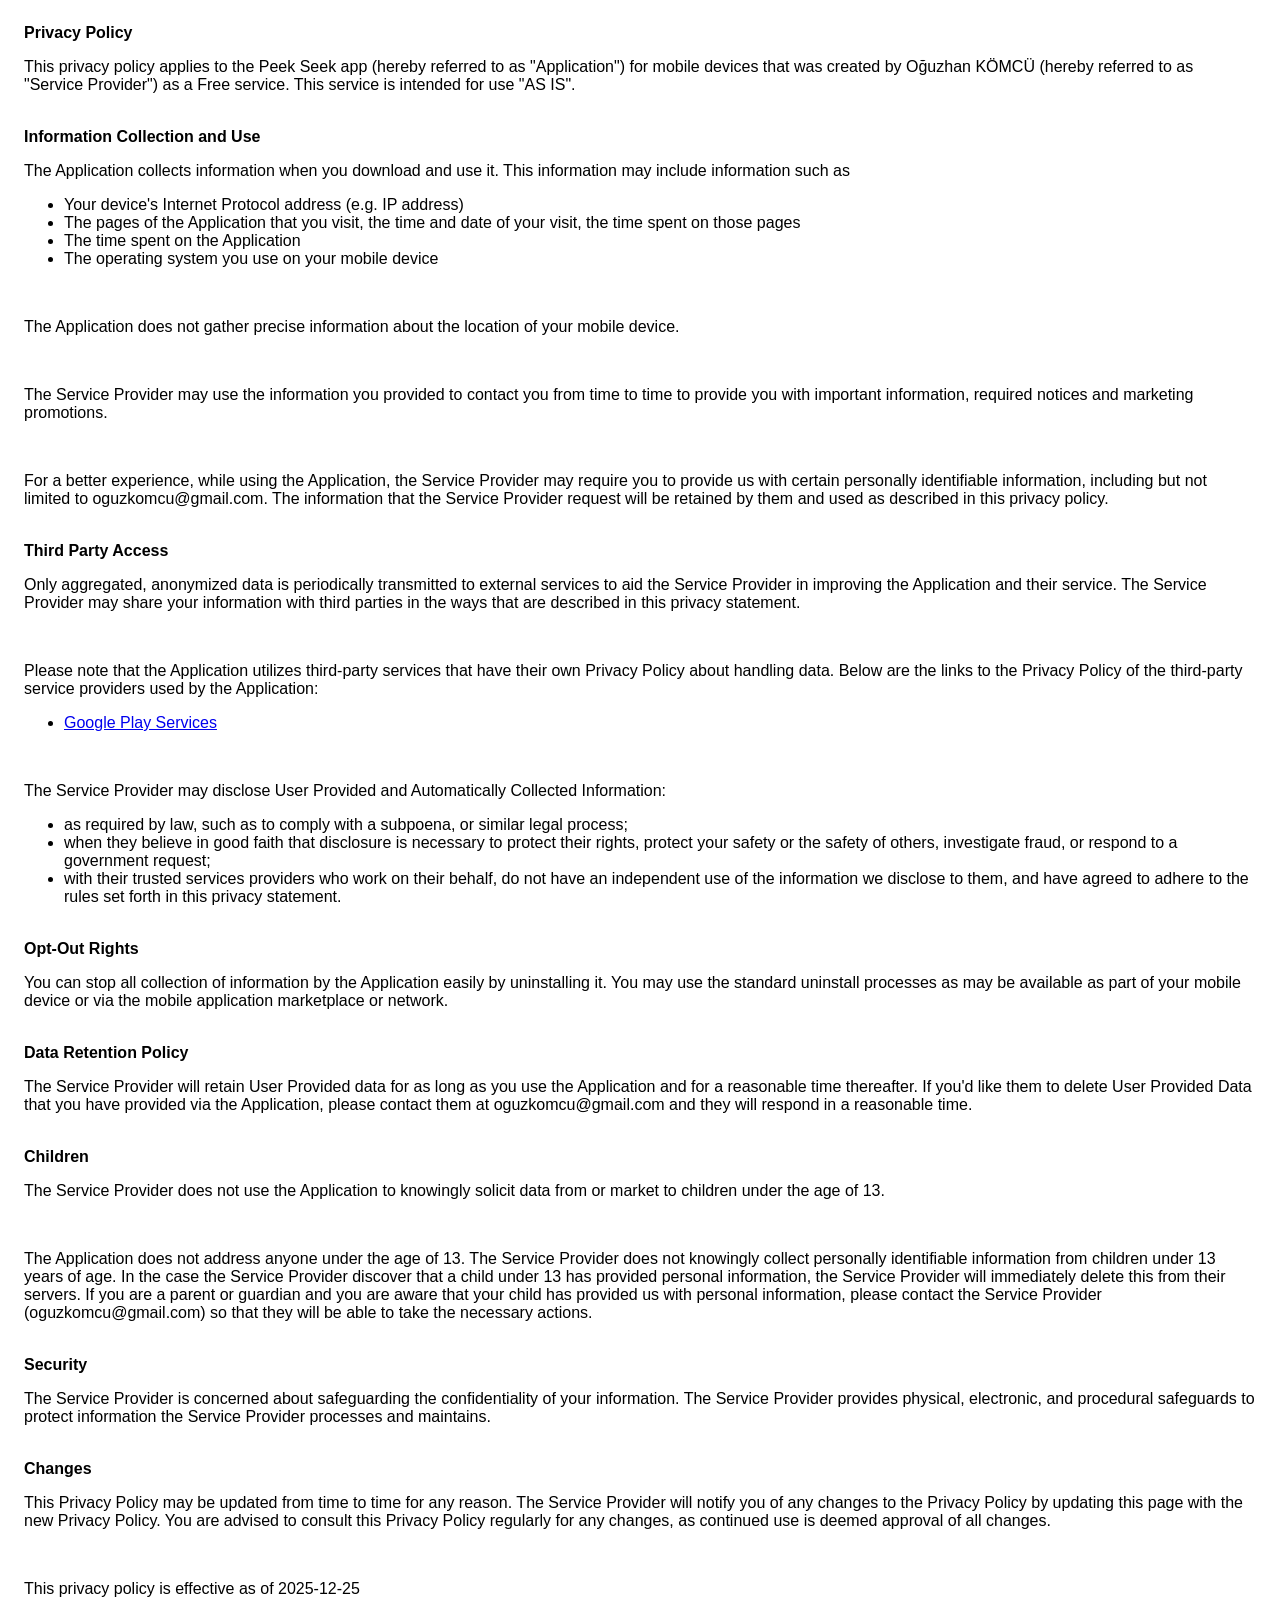
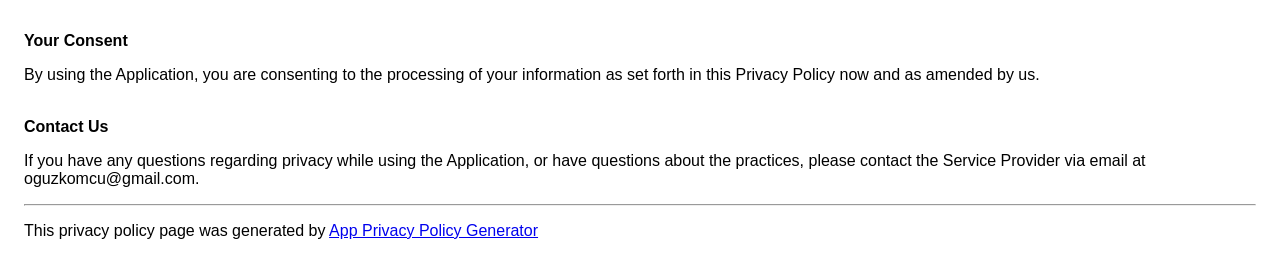
<file: privacy.html>
<!DOCTYPE html>
<html>

<head>
    <meta charset='utf-8'>
    <meta name='viewport' content='width=device-width'>
    <title>Privacy Policy</title>
    <style>
        body {
            font-family: 'Helvetica Neue', Helvetica, Arial, sans-serif;
            padding: 1em;
        }
    </style>
</head>

<body>
    <strong>Privacy Policy</strong>
    <p>This privacy policy applies to the Peek Seek app (hereby referred to as "Application") for mobile devices that
        was created by Oğuzhan KÖMCÜ (hereby referred to as "Service Provider") as a Free service. This service is
        intended for use "AS IS".</p><br><strong>Information Collection and Use</strong>
    <p>The Application collects information when you download and use it. This information may include information such
        as </p>
    <ul>
        <li>Your device's Internet Protocol address (e.g. IP address)</li>
        <li>The pages of the Application that you visit, the time and date of your visit, the time spent on those pages
        </li>
        <li>The time spent on the Application</li>
        <li>The operating system you use on your mobile device</li>
    </ul>
    <p></p><br>
    <p>The Application does not gather precise information about the location of your mobile device.</p>
    <div style="display: none;">
        <p>The Application collects your device's location, which helps the Service Provider determine your approximate
            geographical location and make use of in below ways:</p>
        <ul>
            <li>Geolocation Services: The Service Provider utilizes location data to provide features such as
                personalized content, relevant recommendations, and location-based services.</li>
            <li>Analytics and Improvements: Aggregated and anonymized location data helps the Service Provider to
                analyze user behavior, identify trends, and improve the overall performance and functionality of the
                Application.</li>
            <li>Third-Party Services: Periodically, the Service Provider may transmit anonymized location data to
                external services. These services assist them in enhancing the Application and optimizing their
                offerings.</li>
        </ul>
    </div><br>
    <p>The Service Provider may use the information you provided to contact you from time to time to provide you with
        important information, required notices and marketing promotions.</p><br>
    <p>For a better experience, while using the Application, the Service Provider may require you to provide us with
        certain personally identifiable information, including but not limited to oguzkomcu@gmail.com. The information
        that the Service Provider request will be retained by them and used as described in this privacy policy.</p>
    <br><strong>Third Party Access</strong>
    <p>Only aggregated, anonymized data is periodically transmitted to external services to aid the Service Provider in
        improving the Application and their service. The Service Provider may share your information with third parties
        in the ways that are described in this privacy statement.</p>
    <div><br>
        <p>Please note that the Application utilizes third-party services that have their own Privacy Policy about
            handling data. Below are the links to the Privacy Policy of the third-party service providers used by the
            Application:</p>
        <ul>
            <li><a href="https://www.google.com/policies/privacy/" target="_blank" rel="noopener noreferrer">Google Play
                    Services</a></li>
        </ul>
    </div><br>
    <p>The Service Provider may disclose User Provided and Automatically Collected Information:</p>
    <ul>
        <li>as required by law, such as to comply with a subpoena, or similar legal process;</li>
        <li>when they believe in good faith that disclosure is necessary to protect their rights, protect your safety or
            the safety of others, investigate fraud, or respond to a government request;</li>
        <li>with their trusted services providers who work on their behalf, do not have an independent use of the
            information we disclose to them, and have agreed to adhere to the rules set forth in this privacy statement.
        </li>
    </ul>
    <p></p><br><!----><strong>Opt-Out Rights</strong>
    <p>You can stop all collection of information by the Application easily by uninstalling it. You may use the standard
        uninstall processes as may be available as part of your mobile device or via the mobile application marketplace
        or network.</p><br><strong>Data Retention Policy</strong>
    <p>The Service Provider will retain User Provided data for as long as you use the Application and for a reasonable
        time thereafter. If you'd like them to delete User Provided Data that you have provided via the Application,
        please contact them at oguzkomcu@gmail.com and they will respond in a reasonable time.</p>
    <br><strong>Children</strong>
    <p>The Service Provider does not use the Application to knowingly solicit data from or market to children under the
        age of 13.</p>
    <div><br>
        <p>The Application does not address anyone under the age of 13. The Service Provider does not knowingly collect
            personally identifiable information from children under 13 years of age. In the case the Service Provider
            discover that a child under 13 has provided personal information, the Service Provider will immediately
            delete this from their servers. If you are a parent or guardian and you are aware that your child has
            provided us with personal information, please contact the Service Provider (oguzkomcu@gmail.com) so that
            they will be able to take the necessary actions.</p>
    </div><!----><br><strong>Security</strong>
    <p>The Service Provider is concerned about safeguarding the confidentiality of your information. The Service
        Provider provides physical, electronic, and procedural safeguards to protect information the Service Provider
        processes and maintains.</p><br><strong>Changes</strong>
    <p>This Privacy Policy may be updated from time to time for any reason. The Service Provider will notify you of any
        changes to the Privacy Policy by updating this page with the new Privacy Policy. You are advised to consult this
        Privacy Policy regularly for any changes, as continued use is deemed approval of all changes.</p><br>
    <p>This privacy policy is effective as of 2025-12-25</p><br><strong>Your Consent</strong>
    <p>By using the Application, you are consenting to the processing of your information as set forth in this Privacy
        Policy now and as amended by us.</p><br><strong>Contact Us</strong>
    <p>If you have any questions regarding privacy while using the Application, or have questions about the practices,
        please contact the Service Provider via email at oguzkomcu@gmail.com.</p>
    <hr>
    <p>This privacy policy page was generated by <a href="https://app-privacy-policy-generator.nisrulz.com/"
            target="_blank" rel="noopener noreferrer">App Privacy Policy Generator</a></p>
</body>

</html>
</file>
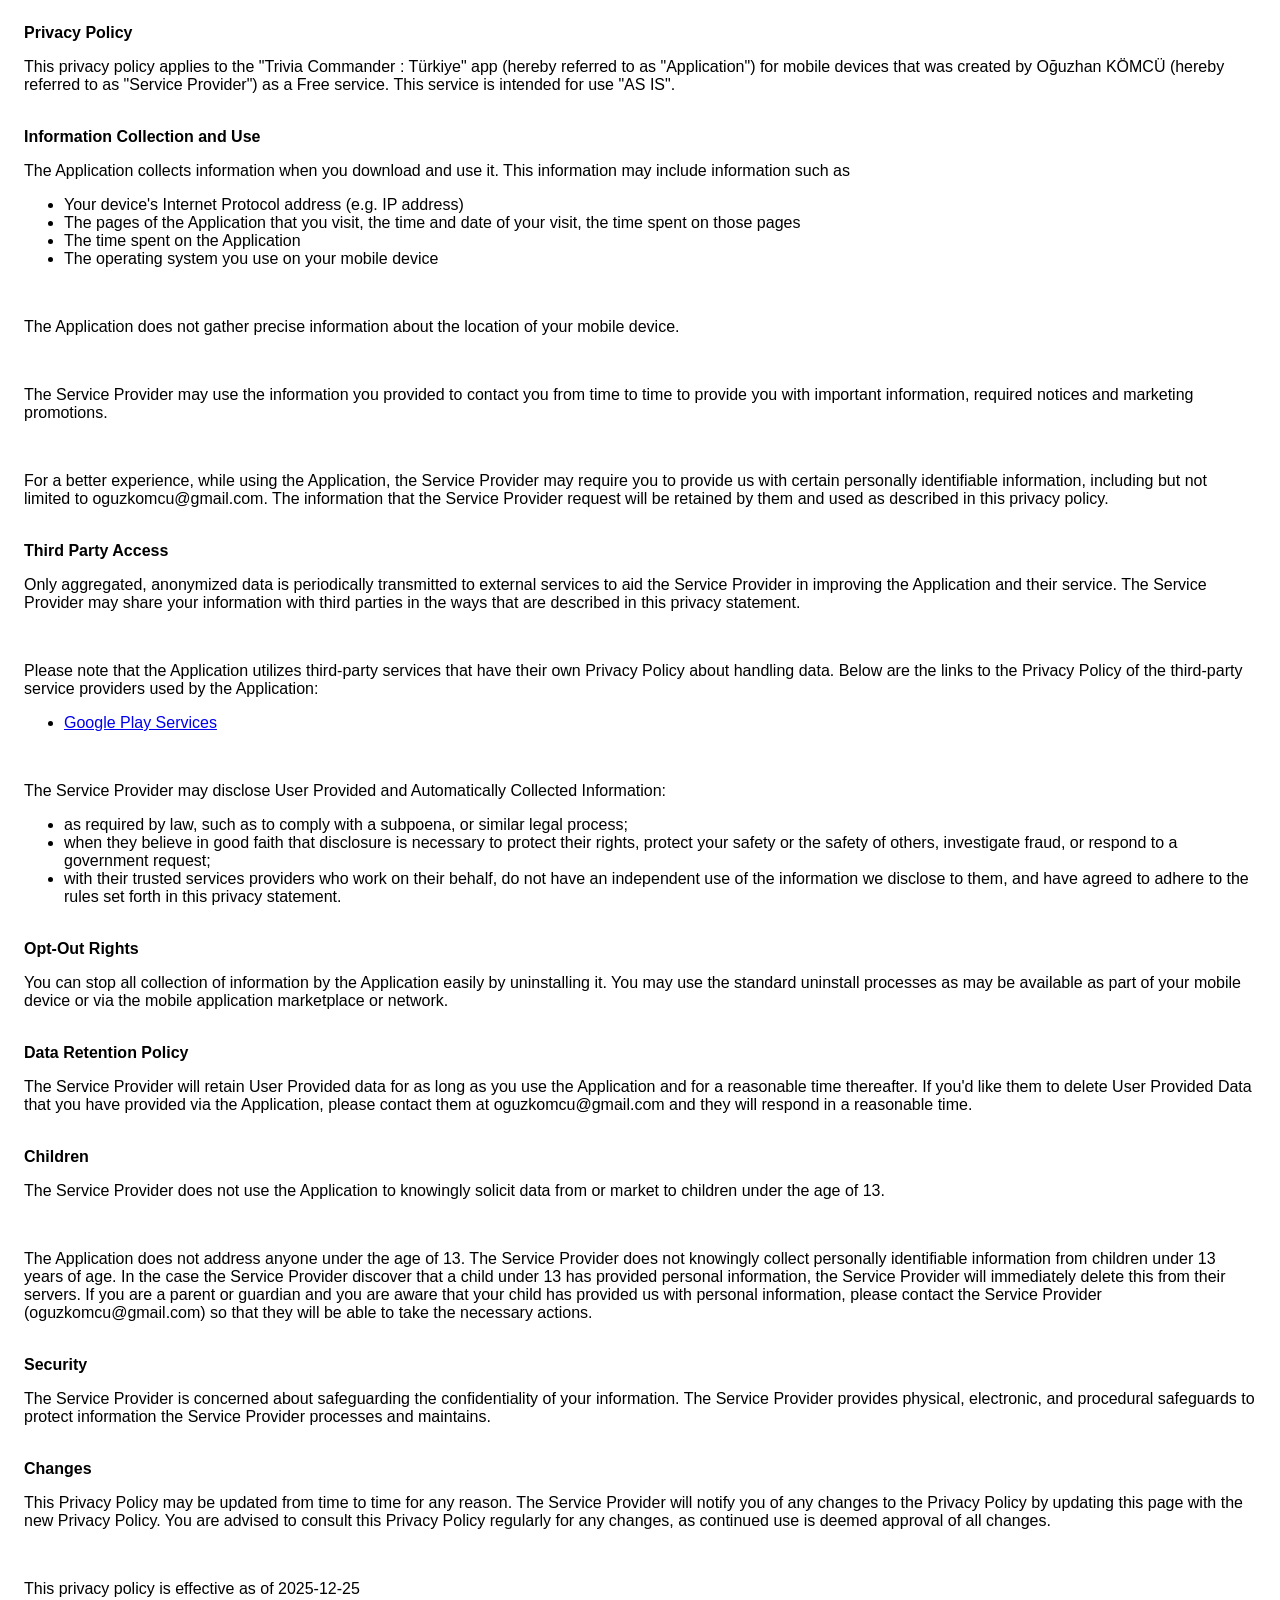
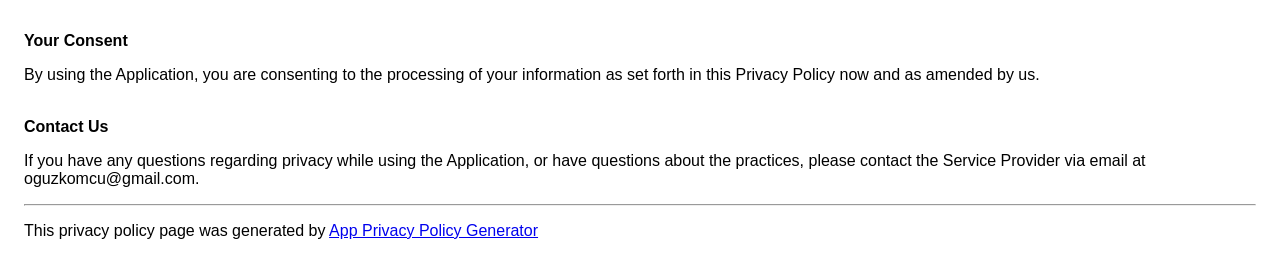
<file: privacyTriviacommanderturkiye.html>
<!DOCTYPE html>
<html>

<head>
    <meta charset='utf-8'>
    <meta name='viewport' content='width=device-width'>
    <title>Privacy Policy</title>
    <style>
        body {
            font-family: 'Helvetica Neue', Helvetica, Arial, sans-serif;
            padding: 1em;
        }
    </style>
</head>

<body>
    <strong>Privacy Policy</strong>
    <p>This privacy policy applies to the "Trivia Commander : Türkiye" app (hereby referred to as "Application") for
        mobile devices that
        was created by Oğuzhan KÖMCÜ (hereby referred to as "Service Provider") as a Free service. This service is
        intended for use "AS IS".</p><br><strong>Information Collection and Use</strong>
    <p>The Application collects information when you download and use it. This information may include information such
        as </p>
    <ul>
        <li>Your device's Internet Protocol address (e.g. IP address)</li>
        <li>The pages of the Application that you visit, the time and date of your visit, the time spent on those pages
        </li>
        <li>The time spent on the Application</li>
        <li>The operating system you use on your mobile device</li>
    </ul>
    <p></p><br>
    <p>The Application does not gather precise information about the location of your mobile device.</p>
    <div style="display: none;">
        <p>The Application collects your device's location, which helps the Service Provider determine your approximate
            geographical location and make use of in below ways:</p>
        <ul>
            <li>Geolocation Services: The Service Provider utilizes location data to provide features such as
                personalized content, relevant recommendations, and location-based services.</li>
            <li>Analytics and Improvements: Aggregated and anonymized location data helps the Service Provider to
                analyze user behavior, identify trends, and improve the overall performance and functionality of the
                Application.</li>
            <li>Third-Party Services: Periodically, the Service Provider may transmit anonymized location data to
                external services. These services assist them in enhancing the Application and optimizing their
                offerings.</li>
        </ul>
    </div><br>
    <p>The Service Provider may use the information you provided to contact you from time to time to provide you with
        important information, required notices and marketing promotions.</p><br>
    <p>For a better experience, while using the Application, the Service Provider may require you to provide us with
        certain personally identifiable information, including but not limited to oguzkomcu@gmail.com. The information
        that the Service Provider request will be retained by them and used as described in this privacy policy.</p>
    <br><strong>Third Party Access</strong>
    <p>Only aggregated, anonymized data is periodically transmitted to external services to aid the Service Provider in
        improving the Application and their service. The Service Provider may share your information with third parties
        in the ways that are described in this privacy statement.</p>
    <div><br>
        <p>Please note that the Application utilizes third-party services that have their own Privacy Policy about
            handling data. Below are the links to the Privacy Policy of the third-party service providers used by the
            Application:</p>
        <ul>
            <li><a href="https://www.google.com/policies/privacy/" target="_blank" rel="noopener noreferrer">Google Play
                    Services</a></li>
        </ul>
    </div><br>
    <p>The Service Provider may disclose User Provided and Automatically Collected Information:</p>
    <ul>
        <li>as required by law, such as to comply with a subpoena, or similar legal process;</li>
        <li>when they believe in good faith that disclosure is necessary to protect their rights, protect your safety or
            the safety of others, investigate fraud, or respond to a government request;</li>
        <li>with their trusted services providers who work on their behalf, do not have an independent use of the
            information we disclose to them, and have agreed to adhere to the rules set forth in this privacy statement.
        </li>
    </ul>
    <p></p><br><!----><strong>Opt-Out Rights</strong>
    <p>You can stop all collection of information by the Application easily by uninstalling it. You may use the standard
        uninstall processes as may be available as part of your mobile device or via the mobile application marketplace
        or network.</p><br><strong>Data Retention Policy</strong>
    <p>The Service Provider will retain User Provided data for as long as you use the Application and for a reasonable
        time thereafter. If you'd like them to delete User Provided Data that you have provided via the Application,
        please contact them at oguzkomcu@gmail.com and they will respond in a reasonable time.</p>
    <br><strong>Children</strong>
    <p>The Service Provider does not use the Application to knowingly solicit data from or market to children under the
        age of 13.</p>
    <div><br>
        <p>The Application does not address anyone under the age of 13. The Service Provider does not knowingly collect
            personally identifiable information from children under 13 years of age. In the case the Service Provider
            discover that a child under 13 has provided personal information, the Service Provider will immediately
            delete this from their servers. If you are a parent or guardian and you are aware that your child has
            provided us with personal information, please contact the Service Provider (oguzkomcu@gmail.com) so that
            they will be able to take the necessary actions.</p>
    </div><!----><br><strong>Security</strong>
    <p>The Service Provider is concerned about safeguarding the confidentiality of your information. The Service
        Provider provides physical, electronic, and procedural safeguards to protect information the Service Provider
        processes and maintains.</p><br><strong>Changes</strong>
    <p>This Privacy Policy may be updated from time to time for any reason. The Service Provider will notify you of any
        changes to the Privacy Policy by updating this page with the new Privacy Policy. You are advised to consult this
        Privacy Policy regularly for any changes, as continued use is deemed approval of all changes.</p><br>
    <p>This privacy policy is effective as of 2025-12-25</p><br><strong>Your Consent</strong>
    <p>By using the Application, you are consenting to the processing of your information as set forth in this Privacy
        Policy now and as amended by us.</p><br><strong>Contact Us</strong>
    <p>If you have any questions regarding privacy while using the Application, or have questions about the practices,
        please contact the Service Provider via email at oguzkomcu@gmail.com.</p>
    <hr>
    <p>This privacy policy page was generated by <a href="https://app-privacy-policy-generator.nisrulz.com/"
            target="_blank" rel="noopener noreferrer">App Privacy Policy Generator</a></p>
</body>

</html>
</file>
